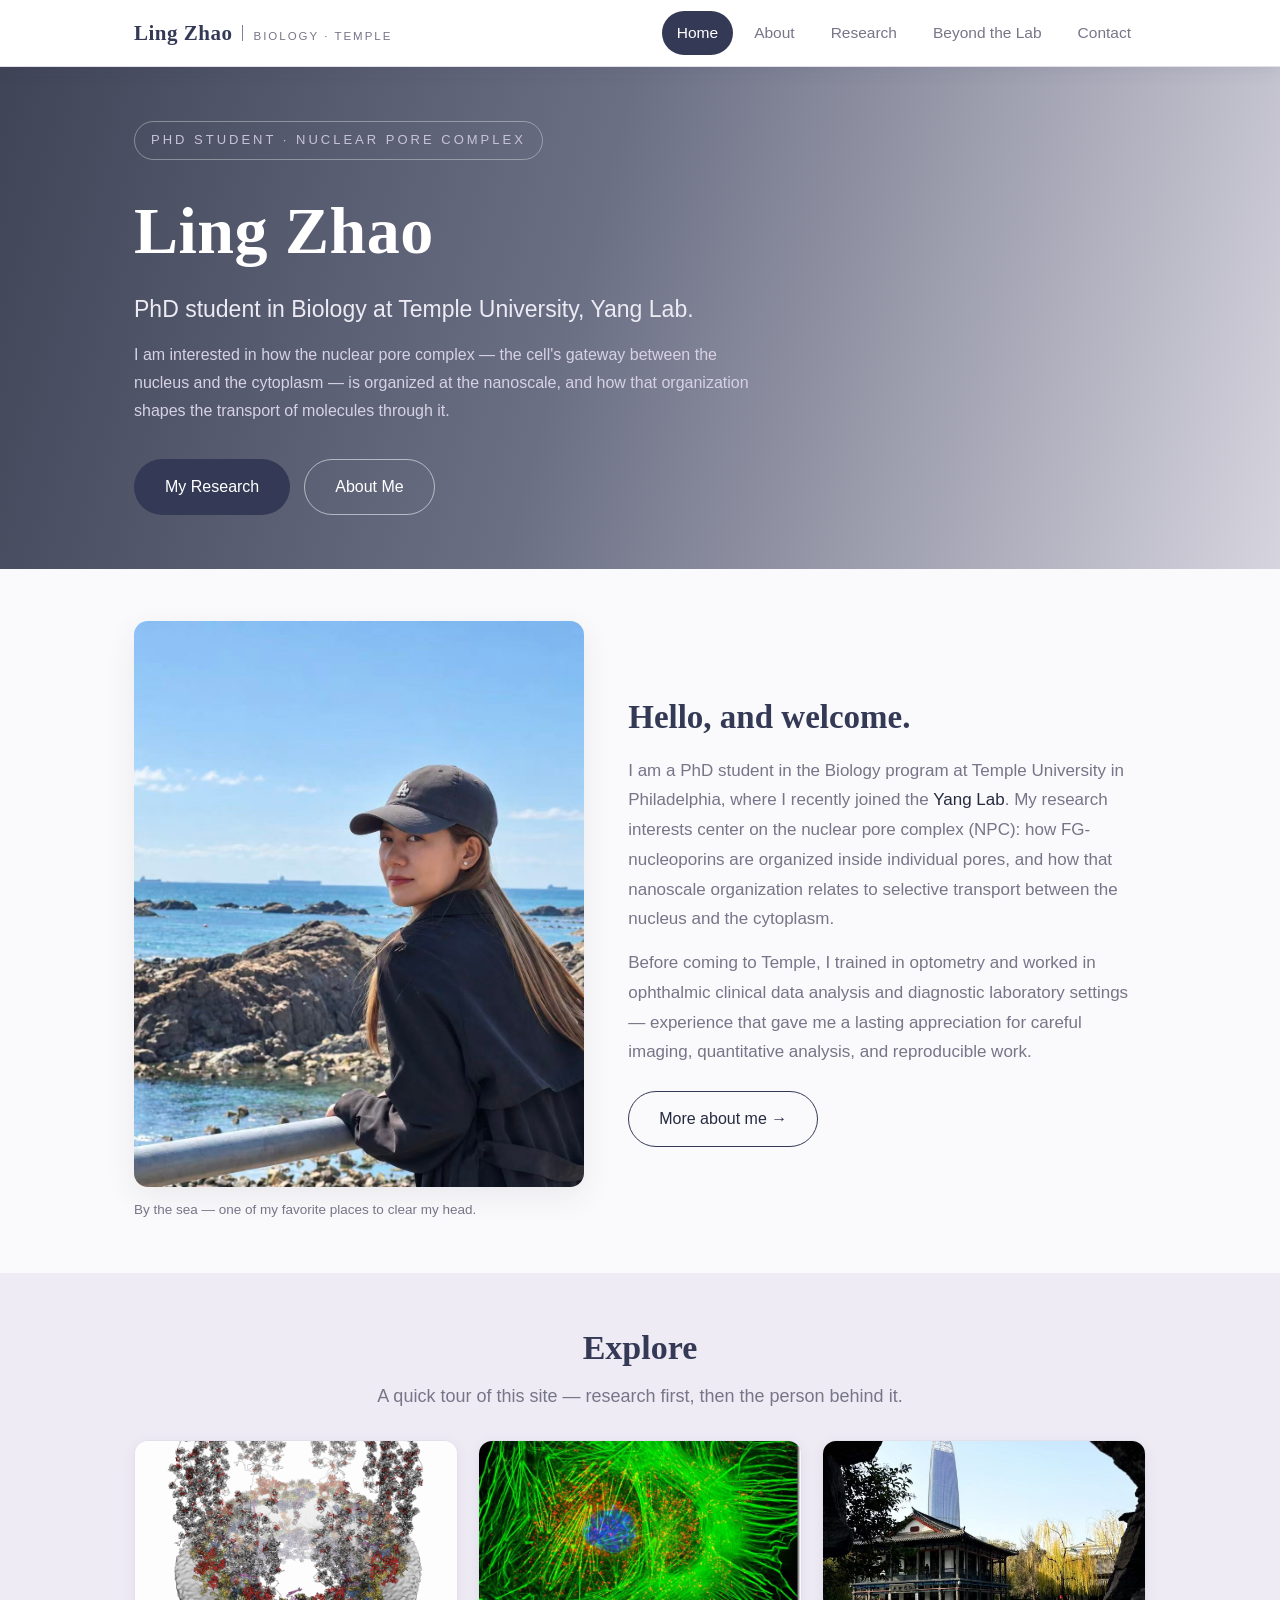
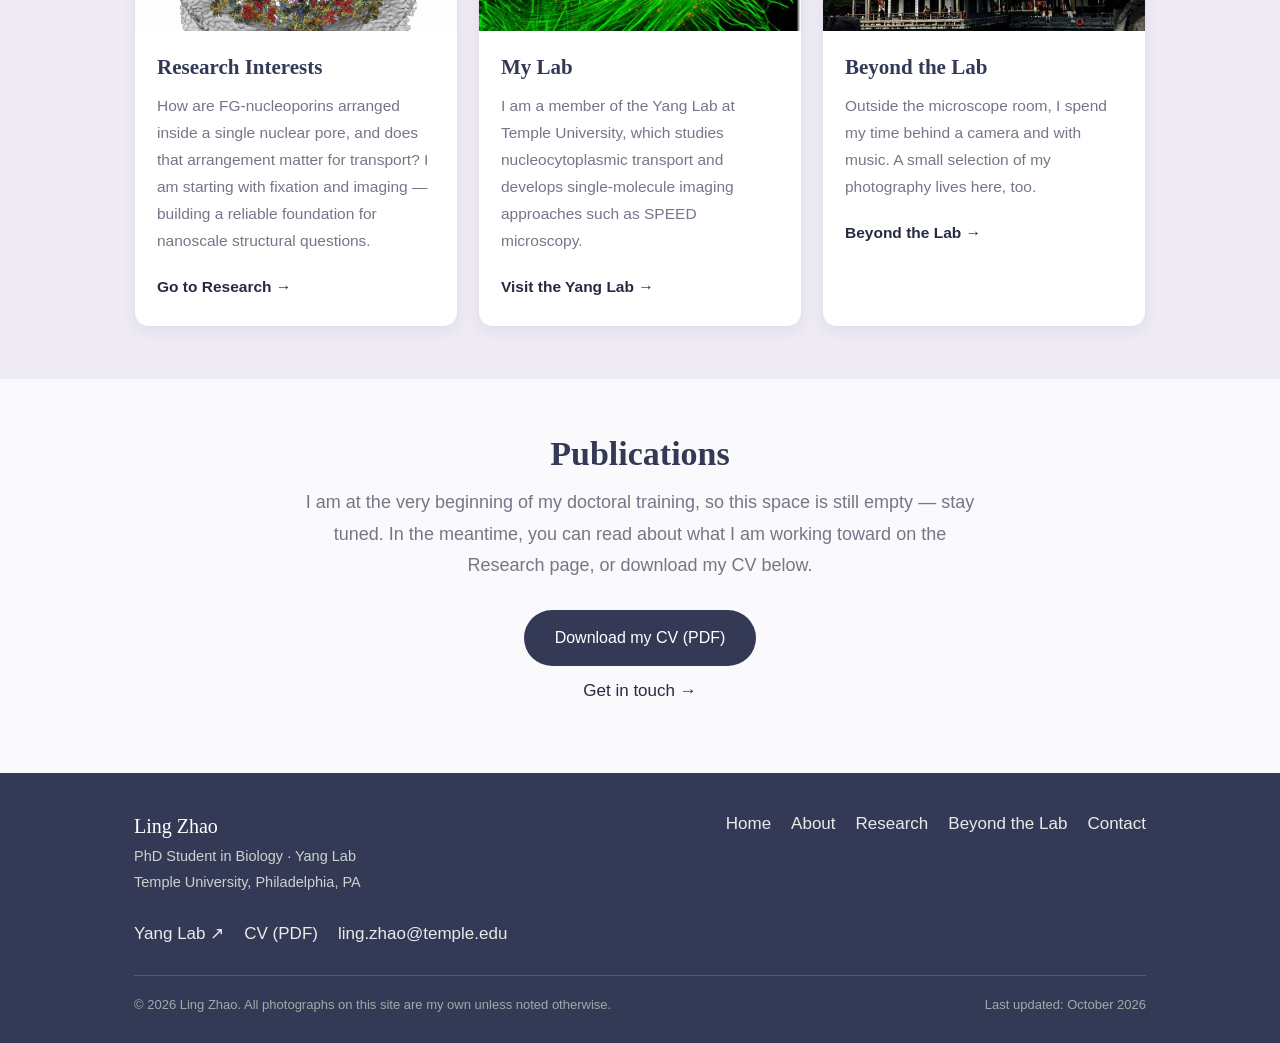
<file: index.html>
<!DOCTYPE html>
<html lang="en">
<head>
  <meta charset="UTF-8">
  <meta name="viewport" content="width=device-width, initial-scale=1.0">
  <title>Ling Zhao · PhD Student in Biology, Temple University</title>
  <meta name="description" content="Personal academic website of Ling Zhao — first-year PhD student in Biology at Temple University, Yang Lab. Research interests: nuclear pore complexes, FG-nucleoporins, nucleocytoplasmic transport, single-molecule and super-resolution imaging.">
  <link rel="stylesheet" href="assets/css/style.css?v=5">
  <link rel="icon" href="data:image/svg+xml,<svg xmlns='http://www.w3.org/2000/svg' viewBox='0 0 100 100'><circle cx='50' cy='50' r='44' fill='none' stroke='%237F9490' stroke-width='10'/><circle cx='50' cy='50' r='8' fill='%233F4A47'/></svg>">
</head>
<body>

<header class="site-header">
  <div class="wrap">
    <nav class="nav" aria-label="Main navigation">
      <a class="brand" href="index.html">Ling Zhao<span class="brand-sep" aria-hidden="true"></span><small>Biology · Temple</small></a>
      <button class="menu-toggle" aria-label="Toggle navigation" aria-expanded="false">☰</button>
      <ul class="nav-links">
        <li><a href="index.html" class="active">Home</a></li>
        <li><a href="about.html">About</a></li>
        <li><a href="research.html">Research</a></li>
        <li><a href="beyond.html">Beyond the Lab</a></li>
        <li><a href="contact.html">Contact</a></li>
      </ul>
    </nav>
  </div>
</header>

<main>

  <!-- ===================== HERO ===================== -->
  <section class="hero">
    <div class="hero-bg"></div>
    <div class="hero-inner">
      <span class="hero-kicker">PhD Student · Nuclear Pore Complex</span>
      <h1>Ling Zhao</h1>
      <p class="hero-sub">PhD student in Biology at Temple University, Yang Lab.</p>
      <p class="hero-line">
        I am interested in how the nuclear pore complex — the cell's gateway between the
        nucleus and the cytoplasm — is organized at the nanoscale, and how that organization
        shapes the transport of molecules through it.
      </p>
      <div class="hero-cta">
        <a class="btn btn-primary" href="research.html">My Research</a>
        <a class="btn btn-ghost" href="about.html">About Me</a>
      </div>
    </div>
  </section>

  <!-- ===================== INTRO ===================== -->
  <section class="section">
    <div class="wrap">
      <div class="split reveal">
        <figure>
          <img class="rounded" src="assets/photo-sea-cap.jpg.jpg"
               alt="Ling Zhao by the sea, wearing a cap">
          <figcaption>By the sea — one of my favorite places to clear my head.</figcaption>
        </figure>
        <div>
          <h2>Hello, and welcome.</h2>
          <p>
            I am a PhD student in the Biology program at Temple University in
            Philadelphia, where I recently joined the <a href="https://yanglab.com/" target="_blank" rel="noopener">Yang Lab</a>.
            My research interests center on the nuclear pore complex (NPC): how FG-nucleoporins
            are organized inside individual pores, and how that nanoscale organization relates
            to selective transport between the nucleus and the cytoplasm.
          </p>
          <p>
            Before coming to Temple, I trained in optometry and worked in ophthalmic clinical
            data analysis and diagnostic laboratory settings — experience that gave me a lasting
            appreciation for careful imaging, quantitative analysis, and reproducible work.
          </p>
          <a class="btn btn-outline" href="about.html">More about me →</a>
        </div>
      </div>
    </div>
  </section>

  <!-- ===================== HIGHLIGHTS ===================== -->
  <section class="section alt">
    <div class="wrap">
      <div class="section-head-center reveal">
        <h2 class="section-title">Explore</h2>
        <p class="section-lead">A quick tour of this site — research first, then the person behind it.</p>
      </div>
      <div class="card-grid">
        <article class="card reveal">
          <img class="thumb" src="assets/research-npc-model.png"
               alt="Structural model of the nuclear pore complex">
          <div class="card-body">
            <h3>Research Interests</h3>
            <p>
              How are FG-nucleoporins arranged inside a single nuclear pore, and does that
              arrangement matter for transport? I am starting with fixation and imaging —
              building a reliable foundation for nanoscale structural questions.
            </p>
            <a class="card-link" href="research.html">Go to Research</a>
          </div>
        </article>

        <article class="card reveal">
          <img class="thumb" src="assets/research-cells-green.jpg"
               alt="Fluorescence image of a cell with a labeled cytoskeleton and nucleus">
          <div class="card-body">
            <h3>My Lab</h3>
            <p>
              I am a member of the Yang Lab at Temple University, which studies
              nucleocytoplasmic transport and develops single-molecule imaging approaches
              such as SPEED microscopy.
            </p>
            <a class="card-link" href="https://yanglab.com/" target="_blank" rel="noopener">Visit the Yang Lab</a>
          </div>
        </article>

        <article class="card reveal">
          <img class="thumb" src="assets/photo-jinan-spring.jpg"
               alt="A traditional pavilion by a spring, photographed by Ling Zhao">
          <div class="card-body">
            <h3>Beyond the Lab</h3>
            <p>
              Outside the microscope room, I spend my time behind a camera and with music.
              A small selection of my photography lives here, too.
            </p>
            <a class="card-link" href="beyond.html">Beyond the Lab</a>
          </div>
        </article>
      </div>
    </div>
  </section>

  <!-- ===================== TEASER ===================== -->
  <section class="section">
    <div class="wrap-narrow center reveal">
      <h2 class="section-title">Publications</h2>
      <p class="section-lead" style="margin-left:auto; margin-right:auto;">
        I am at the very beginning of my doctoral training, so this space is still empty —
        stay tuned. In the meantime, you can read about what I am working toward on the
        Research page, or download my CV below.
      </p>
      <a class="btn btn-primary" href="assets/CV_LingZhao.pdf" download>Download my CV (PDF)</a>
      <div class="mt-1"><a href="contact.html">Get in touch →</a></div>
    </div>
  </section>

</main>

<footer class="site-footer">
  <div class="wrap">
    <div class="foot-grid">
      <div>
        <div class="f-brand">Ling Zhao</div>
        <p>PhD Student in Biology · Yang Lab<br>Temple University, Philadelphia, PA</p>
      </div>
      <ul class="foot-links">
        <li><a href="index.html">Home</a></li>
        <li><a href="about.html">About</a></li>
        <li><a href="research.html">Research</a></li>
        <li><a href="beyond.html">Beyond the Lab</a></li>
        <li><a href="contact.html">Contact</a></li>
      </ul>
      <ul class="foot-links">
        <li><a href="https://yanglab.com/" target="_blank" rel="noopener">Yang Lab ↗</a></li>
        <li><a href="assets/CV_LingZhao.pdf" download>CV (PDF)</a></li>
        <li><a href="mailto:ling.zhao@temple.edu">ling.zhao@temple.edu</a></li>
      </ul>
    </div>
    <div class="foot-bottom">
      <span>© 2026 Ling Zhao. All photographs on this site are my own unless noted otherwise.</span>
      <span>Last updated: October 2026</span>
    </div>
  </div>
</footer>

<script src="assets/js/main.js?v=3"></script>
</body>
</html>
</file>
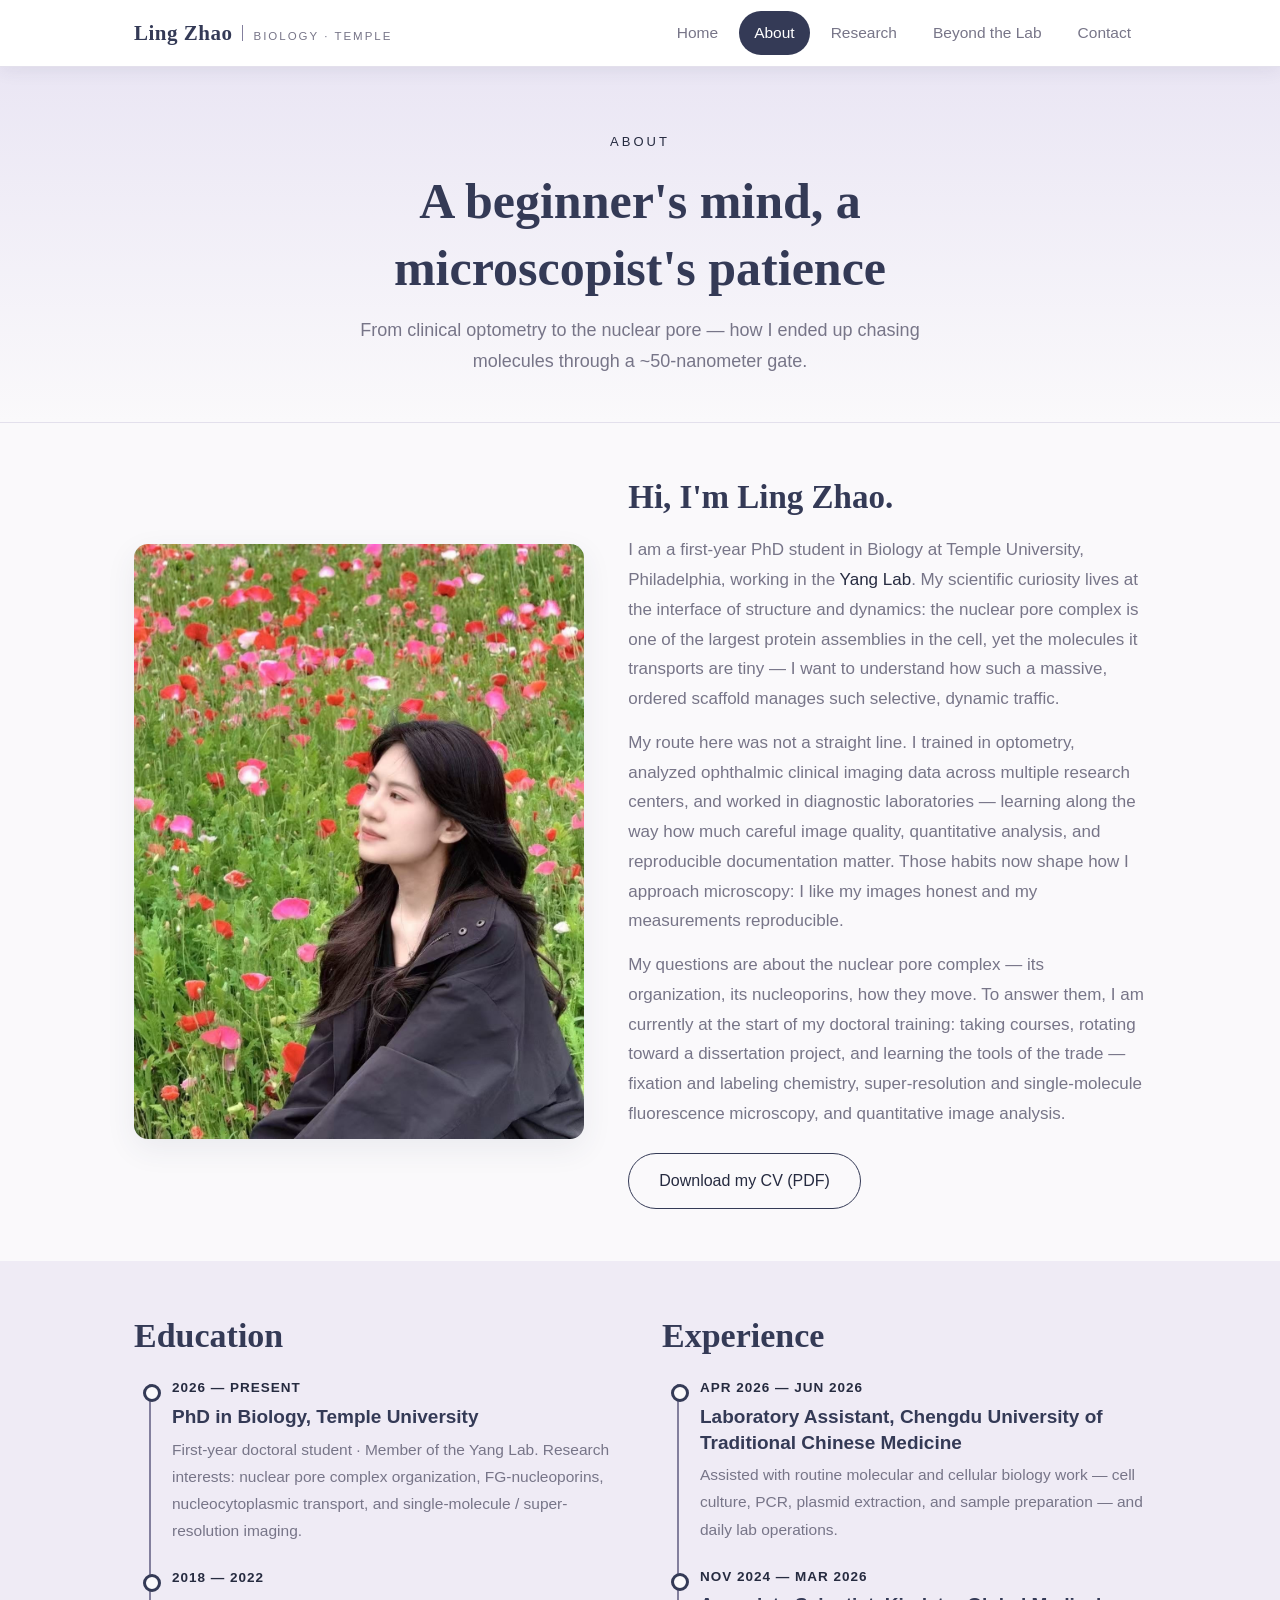
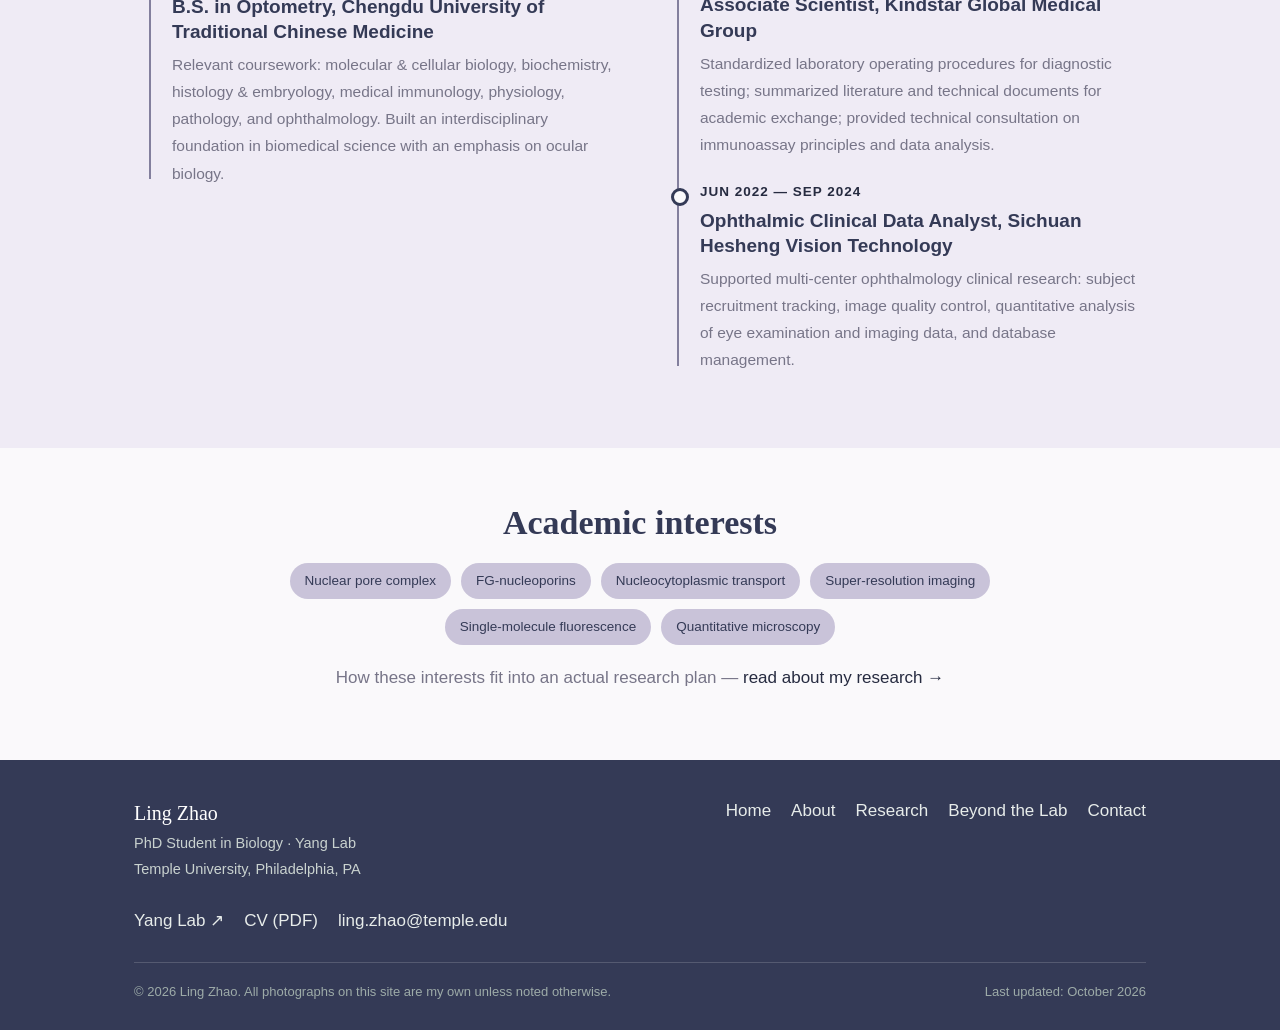
<file: about.html>
<!DOCTYPE html>
<html lang="en">
<head>
  <meta charset="UTF-8">
  <meta name="viewport" content="width=device-width, initial-scale=1.0">
  <title>About · Ling Zhao</title>
  <meta name="description" content="About Ling Zhao — first-year Biology PhD student at Temple University, Yang Lab. Background in optometry, ophthalmic clinical data analysis, and diagnostic laboratory work.">
  <link rel="stylesheet" href="assets/css/style.css?v=5">
  <link rel="icon" href="data:image/svg+xml,<svg xmlns='http://www.w3.org/2000/svg' viewBox='0 0 100 100'><circle cx='50' cy='50' r='44' fill='none' stroke='%237F9490' stroke-width='10'/><circle cx='50' cy='50' r='8' fill='%233F4A47'/></svg>">
</head>
<body>

<header class="site-header">
  <div class="wrap">
    <nav class="nav" aria-label="Main navigation">
      <a class="brand" href="index.html">Ling Zhao<span class="brand-sep" aria-hidden="true"></span><small>Biology · Temple</small></a>
      <button class="menu-toggle" aria-label="Toggle navigation" aria-expanded="false">☰</button>
      <ul class="nav-links">
        <li><a href="index.html">Home</a></li>
        <li><a href="about.html" class="active">About</a></li>
        <li><a href="research.html">Research</a></li>
        <li><a href="beyond.html">Beyond the Lab</a></li>
        <li><a href="contact.html">Contact</a></li>
      </ul>
    </nav>
  </div>
</header>

<main>

  <section class="page-hero">
    <div class="wrap-narrow">
      <div class="kicker">About</div>
      <h1>A beginner's mind, a microscopist's patience</h1>
      <p>From clinical optometry to the nuclear pore — how I ended up chasing molecules through a ~50-nanometer gate.</p>
    </div>
  </section>

  <!-- ===================== BIO ===================== -->
  <section class="section">
    <div class="wrap">
      <div class="split reveal">
        <figure class="portrait">
          <img src="assets/me-flowers.jpg" alt="Portrait of Ling Zhao in a field of flowers">
        </figure>
        <div>
          <h2>Hi, I'm Ling Zhao.</h2>
          <p>
            I am a first-year PhD student in Biology at Temple University, Philadelphia,
            working in the <a href="https://yanglab.com/" target="_blank" rel="noopener">Yang Lab</a>.
            My scientific curiosity lives at the interface of structure and dynamics: the
            nuclear pore complex is one of the largest protein assemblies in the cell, yet
            the molecules it transports are tiny — I want to understand how such a massive,
            ordered scaffold manages such selective, dynamic traffic.
          </p>
          <p>
            My route here was not a straight line. I trained in optometry, analyzed
            ophthalmic clinical imaging data across multiple research centers, and worked in
            diagnostic laboratories — learning along the way how much careful image quality,
            quantitative analysis, and reproducible documentation matter. Those habits now
            shape how I approach microscopy: I like my images honest and my measurements
            reproducible.
          </p>
          <p>
            My questions are about the nuclear pore complex — its organization, its nucleoporins,
            how they move. To answer them, I am currently at the start of my doctoral training:
            taking courses, rotating toward a dissertation project, and learning the tools of the
            trade — fixation and labeling chemistry, super-resolution and single-molecule
            fluorescence microscopy, and quantitative image analysis.
          </p>
          <a class="btn btn-outline mt-1" href="assets/CV_LingZhao.pdf" download>Download my CV (PDF)</a>
        </div>
      </div>
    </div>
  </section>

  <!-- ===================== TIMELINE ===================== -->
  <section class="section alt">
    <div class="wrap">
      <div class="two-col">
        <div class="reveal">
          <h2 class="section-title">Education</h2>
          <div class="timeline mt-2">
            <div class="t-item">
              <div class="t-date">2026 — Present</div>
              <h4>PhD in Biology, Temple University</h4>
              <p>First-year doctoral student · Member of the Yang Lab. Research interests: nuclear pore complex organization, FG-nucleoporins, nucleocytoplasmic transport, and single-molecule / super-resolution imaging.</p>
            </div>
            <div class="t-item">
              <div class="t-date">2018 — 2022</div>
              <h4>B.S. in Optometry, Chengdu University of Traditional Chinese Medicine</h4>
              <p>Relevant coursework: molecular &amp; cellular biology, biochemistry, histology &amp; embryology, medical immunology, physiology, pathology, and ophthalmology. Built an interdisciplinary foundation in biomedical science with an emphasis on ocular biology.</p>
            </div>
          </div>
        </div>
        <div class="reveal">
          <h2 class="section-title">Experience</h2>
          <div class="timeline mt-2">
            <div class="t-item">
              <div class="t-date">Apr 2026 — Jun 2026</div>
              <h4>Laboratory Assistant, Chengdu University of Traditional Chinese Medicine</h4>
              <p>Assisted with routine molecular and cellular biology work — cell culture, PCR, plasmid extraction, and sample preparation — and daily lab operations.</p>
            </div>
            <div class="t-item">
              <div class="t-date">Nov 2024 — Mar 2026</div>
              <h4>Associate Scientist, Kindstar Global Medical Group</h4>
              <p>Standardized laboratory operating procedures for diagnostic testing; summarized literature and technical documents for academic exchange; provided technical consultation on immunoassay principles and data analysis.</p>
            </div>
            <div class="t-item">
              <div class="t-date">Jun 2022 — Sep 2024</div>
              <h4>Ophthalmic Clinical Data Analyst, Sichuan Hesheng Vision Technology</h4>
              <p>Supported multi-center ophthalmology clinical research: subject recruitment tracking, image quality control, quantitative analysis of eye examination and imaging data, and database management.</p>
            </div>
          </div>
        </div>
      </div>
    </div>
  </section>

  <!-- ===================== INTERESTS STRIP ===================== -->
  <section class="section">
    <div class="wrap-narrow center reveal">
      <h2 class="section-title">Academic interests</h2>
      <div class="tag-row" style="justify-content:center;">
        <span class="tag">Nuclear pore complex</span>
        <span class="tag">FG-nucleoporins</span>
        <span class="tag">Nucleocytoplasmic transport</span>
        <span class="tag">Super-resolution imaging</span>
        <span class="tag">Single-molecule fluorescence</span>
        <span class="tag">Quantitative microscopy</span>
      </div>
      <p class="mt-2" style="color: var(--text-soft);">
        How these interests fit into an actual research plan — <a href="research.html">read about my research →</a>
      </p>
    </div>
  </section>

</main>

<footer class="site-footer">
  <div class="wrap">
    <div class="foot-grid">
      <div>
        <div class="f-brand">Ling Zhao</div>
        <p>PhD Student in Biology · Yang Lab<br>Temple University, Philadelphia, PA</p>
      </div>
      <ul class="foot-links">
        <li><a href="index.html">Home</a></li>
        <li><a href="about.html">About</a></li>
        <li><a href="research.html">Research</a></li>
        <li><a href="beyond.html">Beyond the Lab</a></li>
        <li><a href="contact.html">Contact</a></li>
      </ul>
      <ul class="foot-links">
        <li><a href="https://yanglab.com/" target="_blank" rel="noopener">Yang Lab ↗</a></li>
        <li><a href="assets/CV_LingZhao.pdf" download>CV (PDF)</a></li>
        <li><a href="mailto:ling.zhao@temple.edu">ling.zhao@temple.edu</a></li>
      </ul>
    </div>
    <div class="foot-bottom">
      <span>© 2026 Ling Zhao. All photographs on this site are my own unless noted otherwise.</span>
      <span>Last updated: October 2026</span>
    </div>
  </div>
</footer>

<script src="assets/js/main.js?v=3"></script>
</body>
</html>
</file>
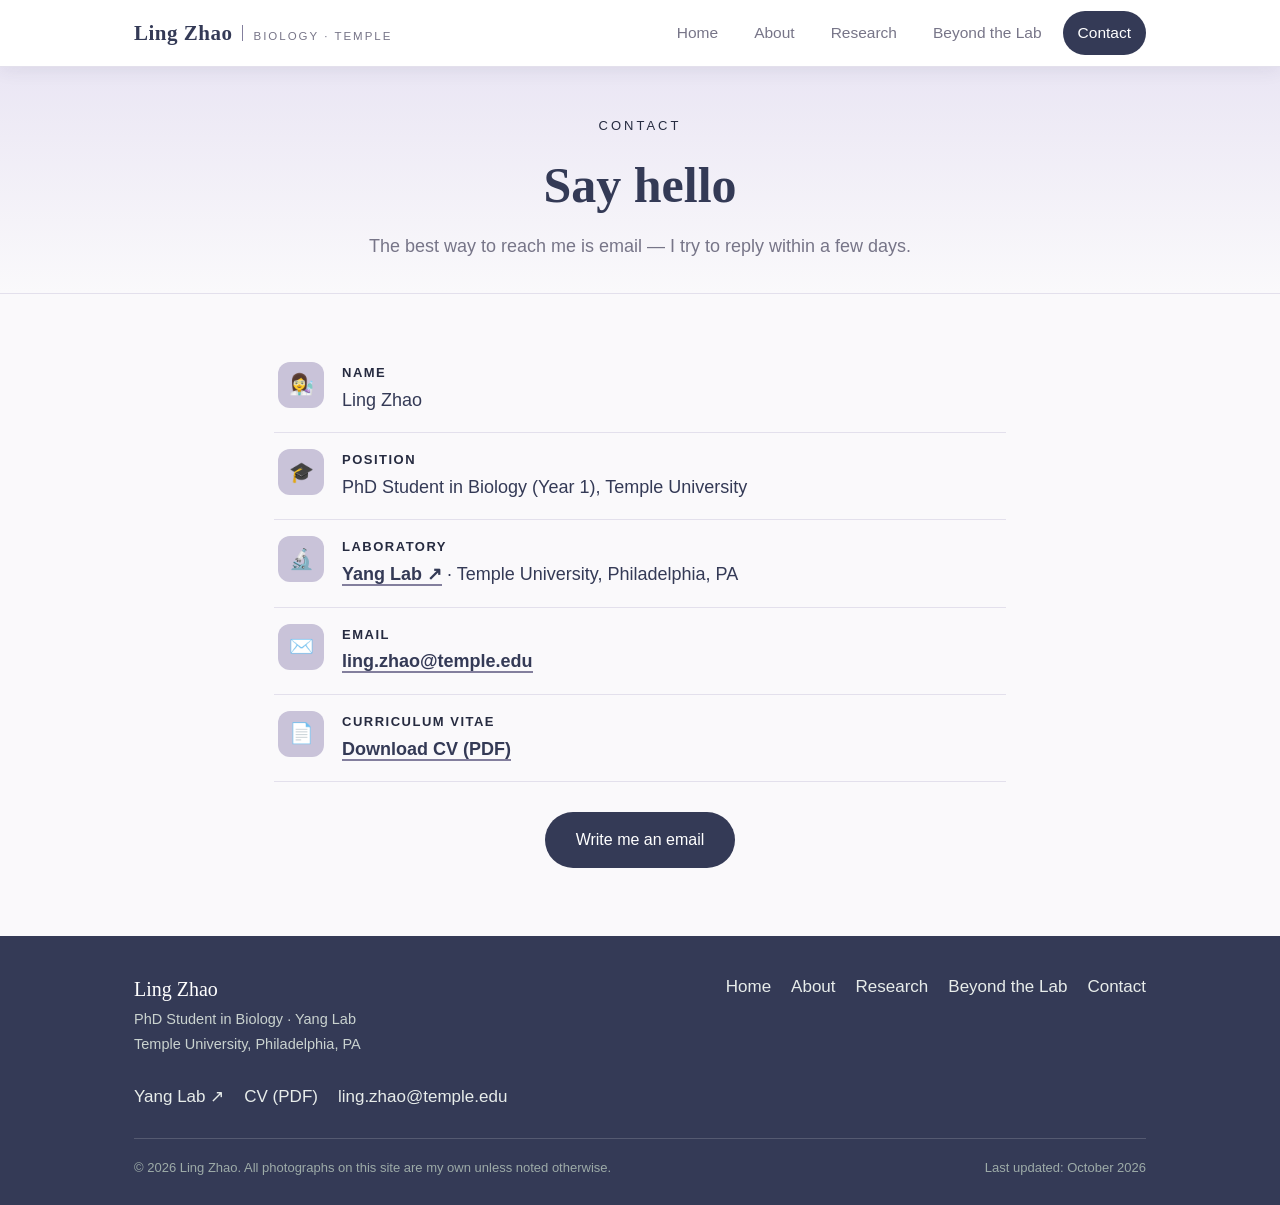
<file: contact.html>
<!DOCTYPE html>
<html lang="en">
<head>
  <meta charset="UTF-8">
  <meta name="viewport" content="width=device-width, initial-scale=1.0">
  <title>Contact · Ling Zhao</title>
  <meta name="description" content="Contact Ling Zhao — first-year Biology PhD student at Temple University, Yang Lab. Email and CV download.">
  <link rel="stylesheet" href="assets/css/style.css?v=5">
  <link rel="icon" href="data:image/svg+xml,<svg xmlns='http://www.w3.org/2000/svg' viewBox='0 0 100 100'><circle cx='50' cy='50' r='44' fill='none' stroke='%237F9490' stroke-width='10'/><circle cx='50' cy='50' r='8' fill='%233F4A47'/></svg>">
</head>
<body>

<header class="site-header">
  <div class="wrap">
    <nav class="nav" aria-label="Main navigation">
      <a class="brand" href="index.html">Ling Zhao<span class="brand-sep" aria-hidden="true"></span><small>Biology · Temple</small></a>
      <button class="menu-toggle" aria-label="Toggle navigation" aria-expanded="false">☰</button>
      <ul class="nav-links">
        <li><a href="index.html">Home</a></li>
        <li><a href="about.html">About</a></li>
        <li><a href="research.html">Research</a></li>
        <li><a href="beyond.html">Beyond the Lab</a></li>
        <li><a href="contact.html" class="active">Contact</a></li>
      </ul>
    </nav>
  </div>
</header>

<main>

  <section class="page-hero compact">
    <div class="wrap-narrow">
      <div class="kicker">Contact</div>
      <h1>Say hello</h1>
      <p>The best way to reach me is email — I try to reply within a few days.</p>
    </div>
  </section>

  <section class="section">
    <div class="wrap-narrow">

      <ul class="contact-list reveal">
        <li>
          <span class="icon" aria-hidden="true">👩‍🔬</span>
          <div>
            <div class="lbl">Name</div>
            <div class="val">Ling Zhao</div>
          </div>
        </li>
        <li>
          <span class="icon" aria-hidden="true">🎓</span>
          <div>
            <div class="lbl">Position</div>
            <div class="val">PhD Student in Biology (Year 1), Temple University</div>
          </div>
        </li>
        <li>
          <span class="icon" aria-hidden="true">🔬</span>
          <div>
            <div class="lbl">Laboratory</div>
            <div class="val"><a href="https://yanglab.com/" target="_blank" rel="noopener">Yang Lab ↗</a> · Temple University, Philadelphia, PA</div>
          </div>
        </li>
        <li>
          <span class="icon" aria-hidden="true">✉️</span>
          <div>
            <div class="lbl">Email</div>
            <div class="val"><a href="mailto:ling.zhao@temple.edu">ling.zhao@temple.edu</a></div>
          </div>
        </li>
        <li>
          <span class="icon" aria-hidden="true">📄</span>
          <div>
            <div class="lbl">Curriculum Vitae</div>
            <div class="val"><a href="assets/CV_LingZhao.pdf" download>Download CV (PDF)</a></div>
          </div>
        </li>
      </ul>

      <div class="center mt-3 reveal">
        <a class="btn btn-primary" href="mailto:ling.zhao@temple.edu">Write me an email</a>
      </div>

    </div>
  </section>

</main>

<footer class="site-footer">
  <div class="wrap">
    <div class="foot-grid">
      <div>
        <div class="f-brand">Ling Zhao</div>
        <p>PhD Student in Biology · Yang Lab<br>Temple University, Philadelphia, PA</p>
      </div>
      <ul class="foot-links">
        <li><a href="index.html">Home</a></li>
        <li><a href="about.html">About</a></li>
        <li><a href="research.html">Research</a></li>
        <li><a href="beyond.html">Beyond the Lab</a></li>
        <li><a href="contact.html">Contact</a></li>
      </ul>
      <ul class="foot-links">
        <li><a href="https://yanglab.com/" target="_blank" rel="noopener">Yang Lab ↗</a></li>
        <li><a href="assets/CV_LingZhao.pdf" download>CV (PDF)</a></li>
        <li><a href="mailto:ling.zhao@temple.edu">ling.zhao@temple.edu</a></li>
      </ul>
    </div>
    <div class="foot-bottom">
      <span>© 2026 Ling Zhao. All photographs on this site are my own unless noted otherwise.</span>
      <span>Last updated: October 2026</span>
    </div>
  </div>
</footer>

<script src="assets/js/main.js?v=3"></script>
</body>
</html>
</file>
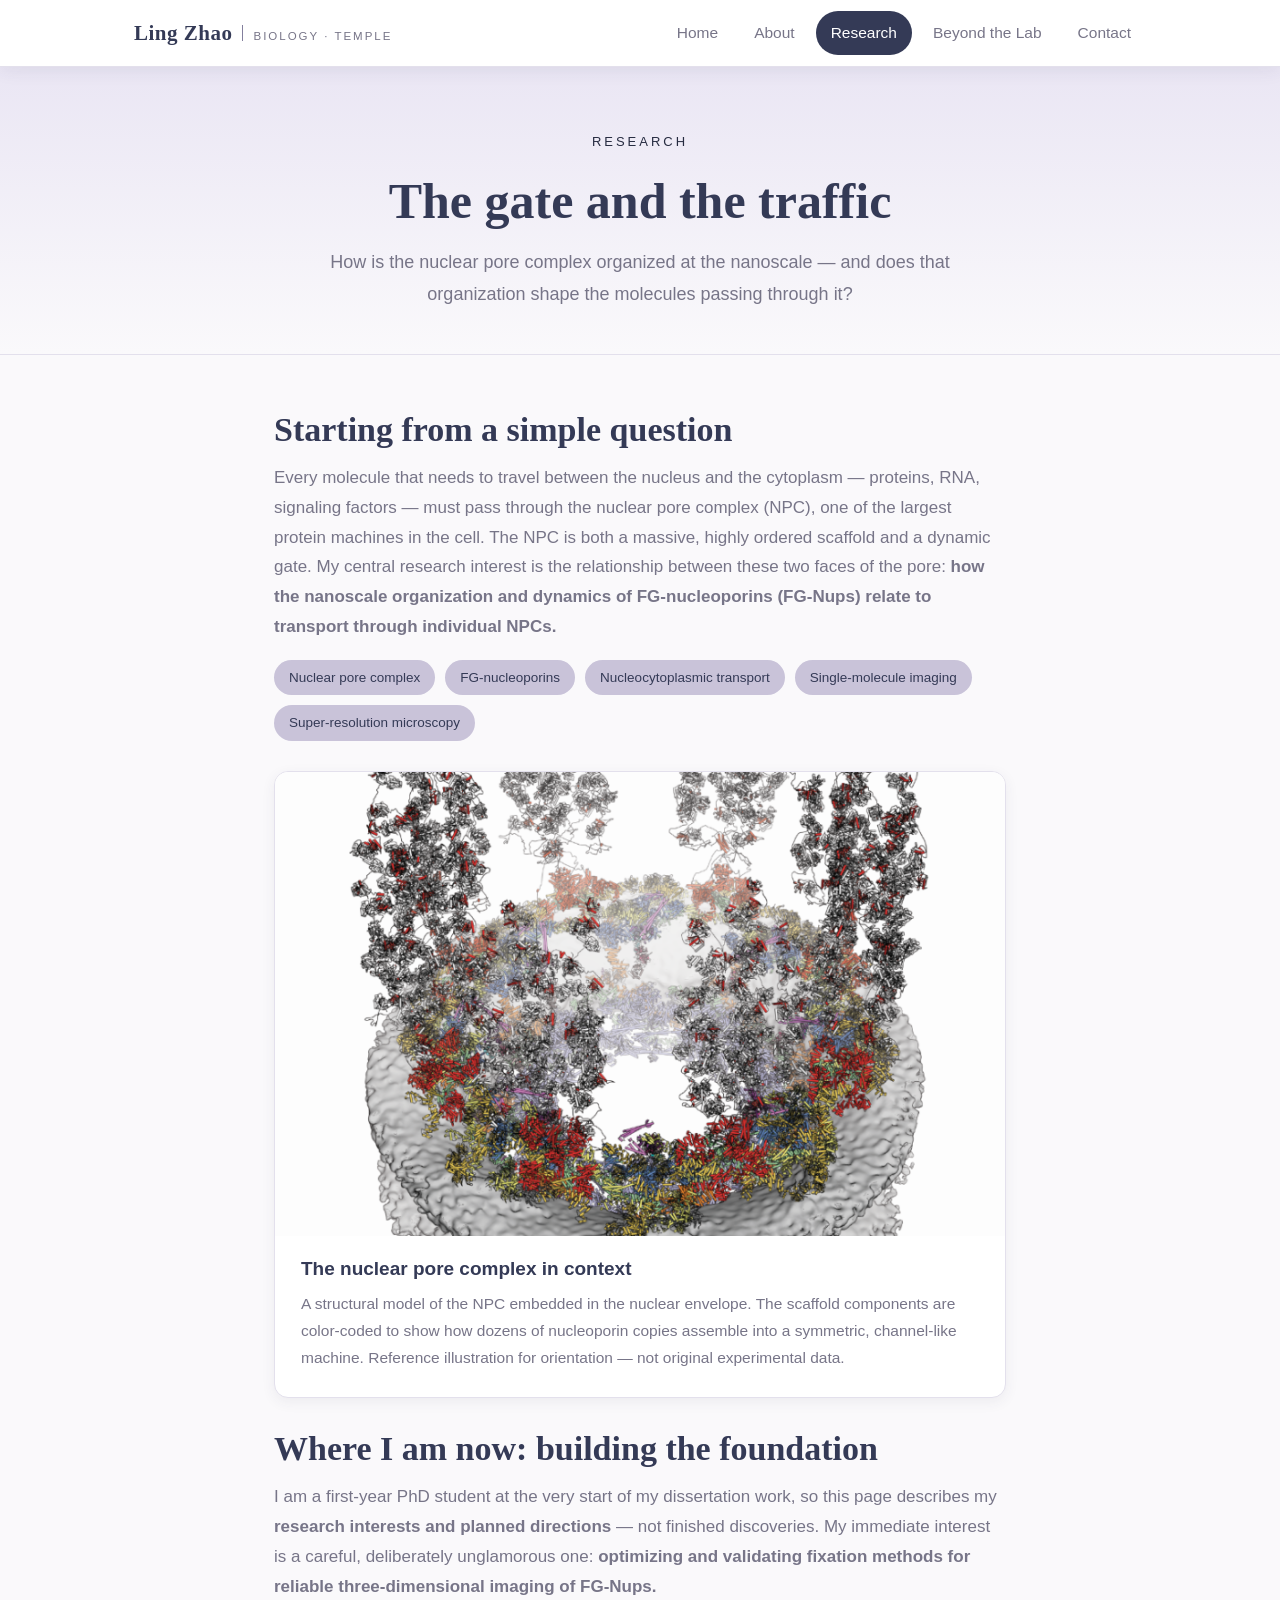
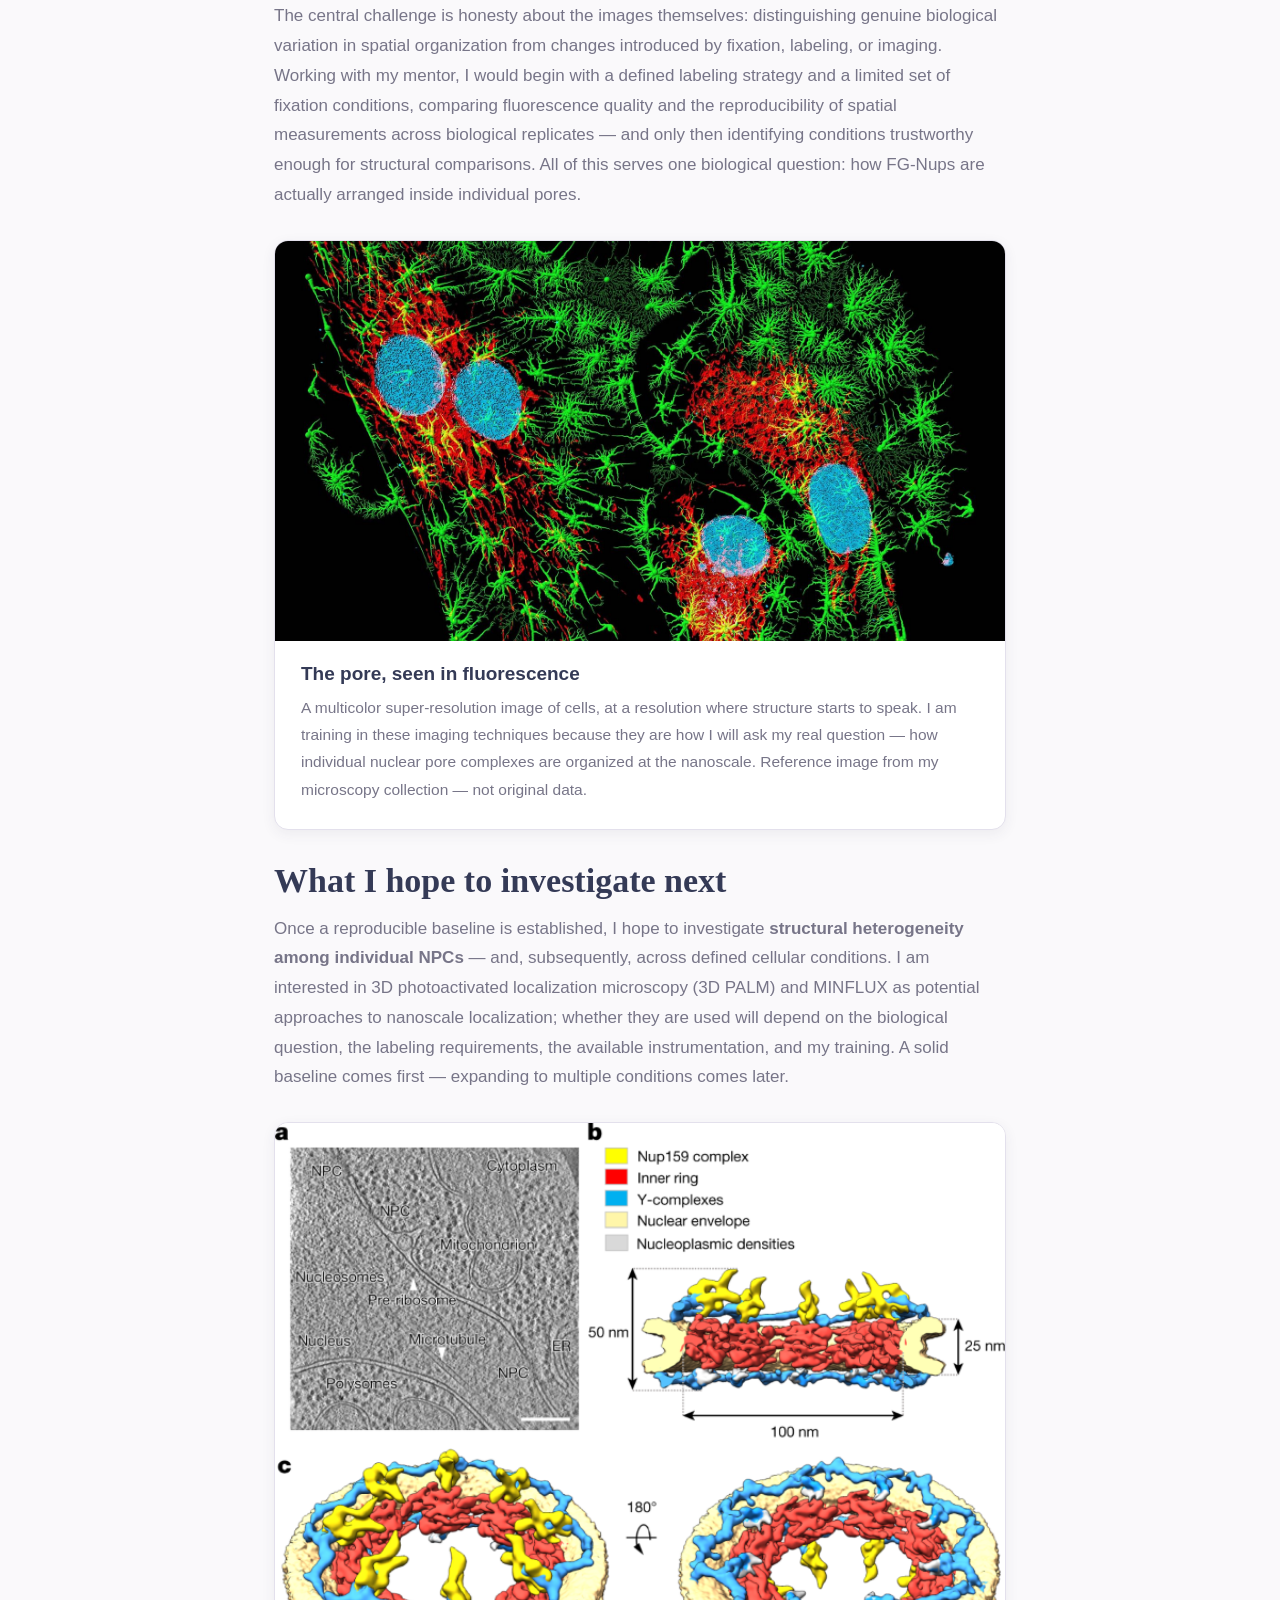
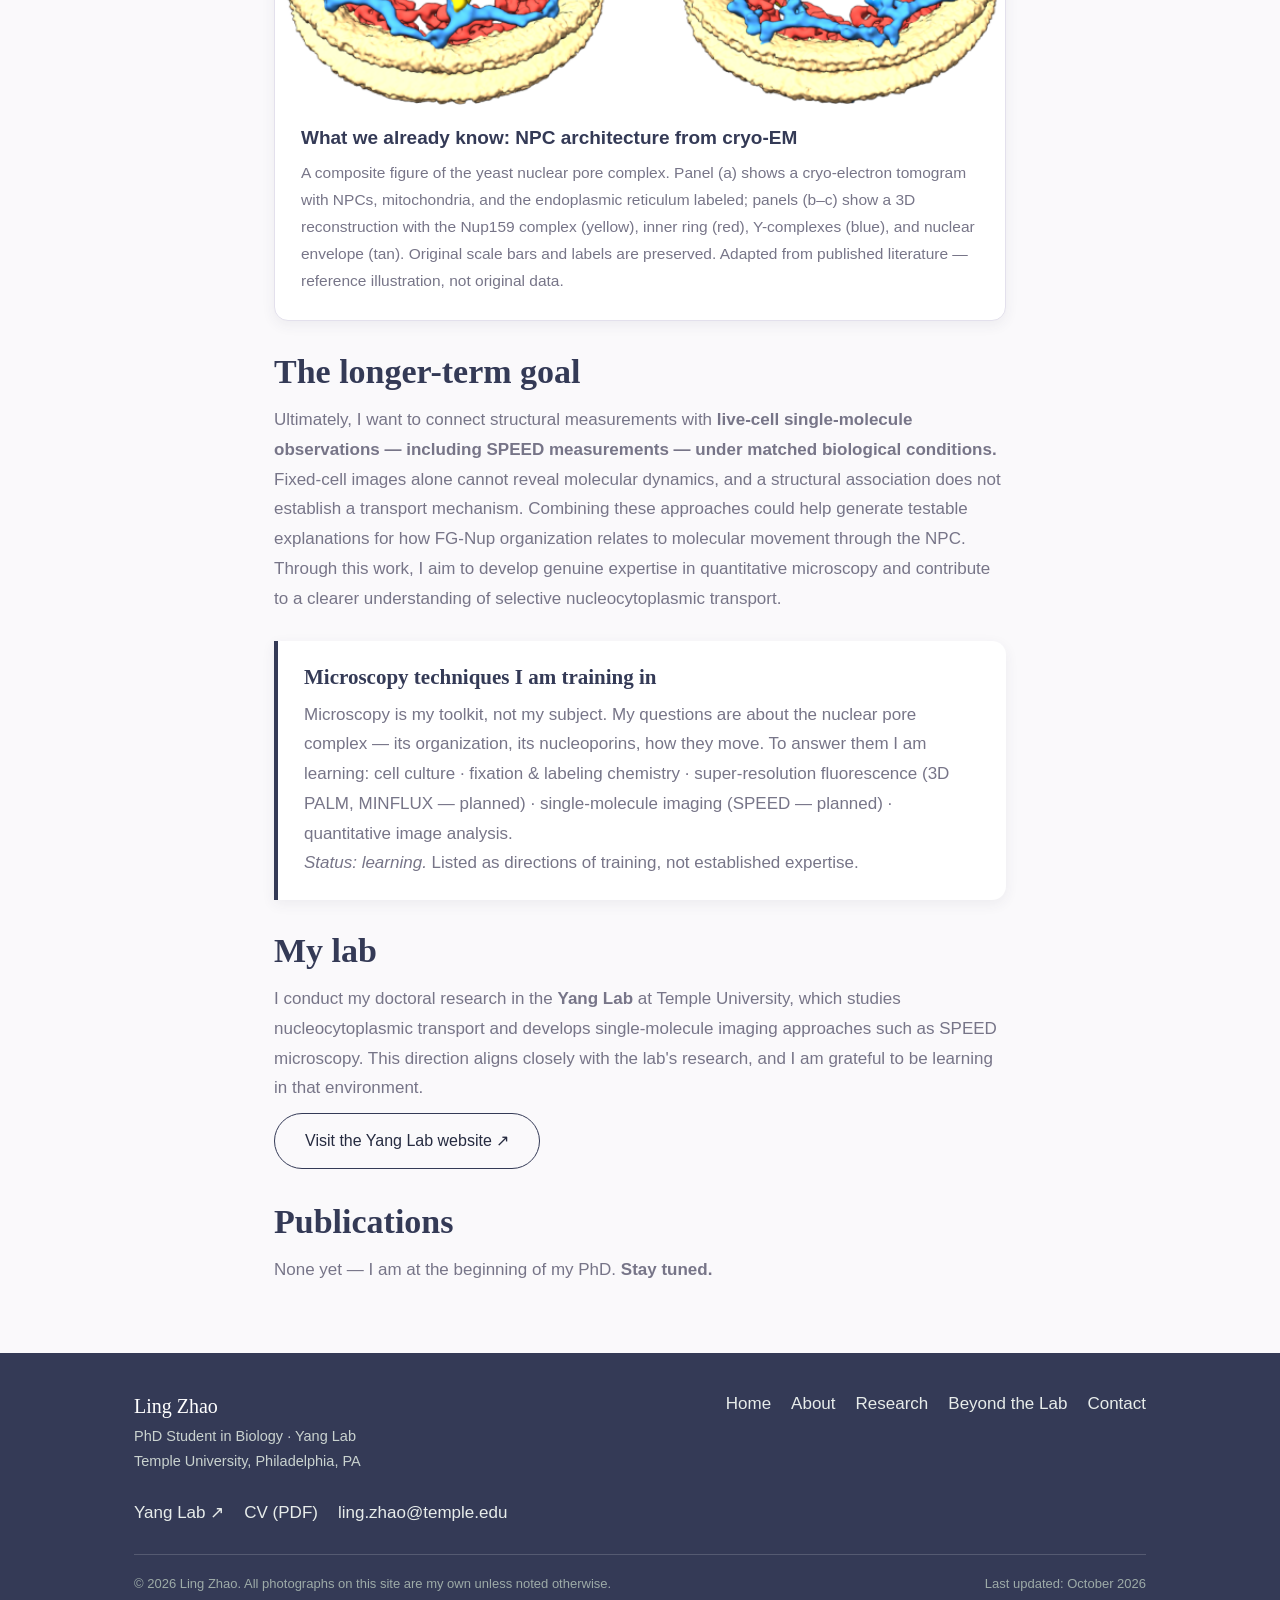
<file: research.html>
<!DOCTYPE html>
<html lang="en">
<head>
  <meta charset="UTF-8">
  <meta name="viewport" content="width=device-width, initial-scale=1.0">
  <title>Research · Ling Zhao</title>
  <meta name="description" content="Research interests of Ling Zhao — nuclear pore complex, FG-nucleoporins, nucleocytoplasmic transport, super-resolution and single-molecule imaging. First-year PhD student, Yang Lab, Temple University.">
  <link rel="stylesheet" href="assets/css/style.css?v=5">
  <link rel="icon" href="data:image/svg+xml,<svg xmlns='http://www.w3.org/2000/svg' viewBox='0 0 100 100'><circle cx='50' cy='50' r='44' fill='none' stroke='%237F9490' stroke-width='10'/><circle cx='50' cy='50' r='8' fill='%233F4A47'/></svg>">
</head>
<body>

<header class="site-header">
  <div class="wrap">
    <nav class="nav" aria-label="Main navigation">
      <a class="brand" href="index.html">Ling Zhao<span class="brand-sep" aria-hidden="true"></span><small>Biology · Temple</small></a>
      <button class="menu-toggle" aria-label="Toggle navigation" aria-expanded="false">☰</button>
      <ul class="nav-links">
        <li><a href="index.html">Home</a></li>
        <li><a href="about.html">About</a></li>
        <li><a href="research.html" class="active">Research</a></li>
        <li><a href="beyond.html">Beyond the Lab</a></li>
        <li><a href="contact.html">Contact</a></li>
      </ul>
    </nav>
  </div>
</header>

<main>

  <section class="page-hero">
    <div class="wrap-narrow">
      <div class="kicker">Research</div>
      <h1>The gate and the traffic</h1>
      <p>How is the nuclear pore complex organized at the nanoscale — and does that organization shape the molecules passing through it?</p>
    </div>
  </section>

  <section class="section">
    <div class="wrap-narrow">

      <!-- ============ THE QUESTION ============ -->
      <div class="reveal">
        <h2 class="section-title">Starting from a simple question</h2>
        <p style="color: var(--text-soft);">
          Every molecule that needs to travel between the nucleus and the cytoplasm — proteins,
          RNA, signaling factors — must pass through the nuclear pore complex (NPC), one of the
          largest protein machines in the cell. The NPC is both a massive, highly ordered scaffold
          and a dynamic gate. My central research interest is the relationship between these two
          faces of the pore: <strong>how the nanoscale organization and dynamics of
          FG-nucleoporins (FG-Nups) relate to transport through individual NPCs.</strong>
        </p>
        <div class="tag-row">
          <span class="tag">Nuclear pore complex</span>
          <span class="tag">FG-nucleoporins</span>
          <span class="tag">Nucleocytoplasmic transport</span>
          <span class="tag">Single-molecule imaging</span>
          <span class="tag">Super-resolution microscopy</span>
        </div>
      </div>

      <!-- ============ FIGURE: NPC MODEL ============ -->
      <figure class="figure reveal mt-3">
        <img src="assets/research-npc-model.png"
             alt="Structural model of the nuclear pore complex embedded in the nuclear envelope">
        <div class="figure-body">
          <h3>The nuclear pore complex in context</h3>
          <p>
            A structural model of the NPC embedded in the nuclear envelope. The scaffold
            components are color-coded to show how dozens of nucleoporin copies assemble into
            a symmetric, channel-like machine. Reference illustration for orientation —
            not original experimental data.
          </p>
        </div>
      </figure>

      <!-- ============ WHERE I AM NOW ============ -->
      <div class="reveal">
        <h2 class="section-title">Where I am now: building the foundation</h2>
        <p style="color: var(--text-soft);">
          I am a first-year PhD student at the very start of my dissertation work, so this page
          describes my <strong>research interests and planned directions</strong> — not finished
          discoveries. My immediate interest is a careful, deliberately unglamorous one:
          <strong>optimizing and validating fixation methods for reliable three-dimensional
          imaging of FG-Nups.</strong>
        </p>
        <p style="color: var(--text-soft);">
          The central challenge is honesty about the images themselves: distinguishing genuine
          biological variation in spatial organization from changes introduced by fixation,
          labeling, or imaging. Working with my mentor, I would begin with a defined labeling
          strategy and a limited set of fixation conditions, comparing fluorescence quality and
          the reproducibility of spatial measurements across biological replicates — and only
          then identifying conditions trustworthy enough for structural comparisons. All of
          this serves one biological question: how FG-Nups are actually arranged inside
          individual pores.
        </p>
      </div>

      <!-- ============ FIGURE: FLUORESCENCE ============ -->
      <figure class="figure wide reveal mt-3">
        <img src="assets/research-cells-sim.jpg"
             alt="Multicolor super-resolution fluorescence image of cells">
        <div class="figure-body">
          <h3>The pore, seen in fluorescence</h3>
          <p>
            A multicolor super-resolution image of cells, at a resolution where structure starts to
            speak. I am training in these imaging techniques because they are how I will ask my real
            question — how individual nuclear pore complexes are organized at the nanoscale.
            Reference image from my microscopy collection — not original data.
          </p>
        </div>
      </figure>

      <!-- ============ NEXT STEPS ============ -->
      <div class="reveal">
        <h2 class="section-title">What I hope to investigate next</h2>
        <p style="color: var(--text-soft);">
          Once a reproducible baseline is established, I hope to investigate
          <strong>structural heterogeneity among individual NPCs</strong> — and, subsequently,
          across defined cellular conditions. I am interested in 3D photoactivated localization
          microscopy (3D PALM) and MINFLUX as potential approaches to nanoscale localization;
          whether they are used will depend on the biological question, the labeling
          requirements, the available instrumentation, and my training. A solid baseline comes
          first — expanding to multiple conditions comes later.
        </p>
      </div>

      <!-- ============ FIGURE: CRYO-EM ============ -->
      <figure class="figure reveal mt-3">
        <img src="assets/research-npc-cryoem.png"
             alt="Composite figure of the yeast nuclear pore complex: cryo-electron tomogram and 3D reconstruction with labeled subcomplexes">
        <div class="figure-body">
          <h3>What we already know: NPC architecture from cryo-EM</h3>
          <p>
            A composite figure of the yeast nuclear pore complex. Panel (a) shows a
            cryo-electron tomogram with NPCs, mitochondria, and the endoplasmic reticulum
            labeled; panels (b–c) show a 3D reconstruction with the Nup159 complex (yellow),
            inner ring (red), Y-complexes (blue), and nuclear envelope (tan). Original scale
            bars and labels are preserved. Adapted from published literature — reference
            illustration, not original data.
          </p>
        </div>
      </figure>

      <!-- ============ LONG TERM ============ -->
      <div class="reveal">
        <h2 class="section-title">The longer-term goal</h2>
        <p style="color: var(--text-soft);">
          Ultimately, I want to connect structural measurements with
          <strong>live-cell single-molecule observations — including SPEED measurements —
          under matched biological conditions.</strong> Fixed-cell images alone cannot reveal
          molecular dynamics, and a structural association does not establish a transport
          mechanism. Combining these approaches could help generate testable explanations for
          how FG-Nup organization relates to molecular movement through the NPC. Through this
          work, I aim to develop genuine expertise in quantitative microscopy and contribute
          to a clearer understanding of selective nucleocytoplasmic transport.
        </p>

        <div class="question-box">
          <h3>Microscopy techniques I am training in</h3>
          <p>
            Microscopy is my toolkit, not my subject. My questions are about the nuclear pore
            complex — its organization, its nucleoporins, how they move. To answer them I am
            learning: cell culture · fixation &amp; labeling chemistry · super-resolution
            fluorescence (3D PALM, MINFLUX — planned) · single-molecule imaging (SPEED — planned) ·
            quantitative image analysis.
            <br><em>Status: learning.</em> Listed as directions of training, not established expertise.
          </p>
        </div>
      </div>

      <!-- ============ MY LAB ============ -->
      <div class="reveal">
        <h2 class="section-title">My lab</h2>
        <p style="color: var(--text-soft);">
          I conduct my doctoral research in the <strong>Yang Lab</strong> at Temple University,
          which studies nucleocytoplasmic transport and develops single-molecule imaging
          approaches such as SPEED microscopy. This direction aligns closely with the lab's
          research, and I am grateful to be learning in that environment.
        </p>
        <a class="btn btn-outline mt-1" href="https://yanglab.com/" target="_blank" rel="noopener">Visit the Yang Lab website ↗</a>
      </div>

      <!-- ============ PUBLICATIONS ============ -->
      <div class="reveal mt-3">
        <h2 class="section-title">Publications</h2>
        <p style="color: var(--text-soft);">
          None yet — I am at the beginning of my PhD. <strong>Stay tuned.</strong>
        </p>
      </div>

    </div>
  </section>

</main>

<footer class="site-footer">
  <div class="wrap">
    <div class="foot-grid">
      <div>
        <div class="f-brand">Ling Zhao</div>
        <p>PhD Student in Biology · Yang Lab<br>Temple University, Philadelphia, PA</p>
      </div>
      <ul class="foot-links">
        <li><a href="index.html">Home</a></li>
        <li><a href="about.html">About</a></li>
        <li><a href="research.html">Research</a></li>
        <li><a href="beyond.html">Beyond the Lab</a></li>
        <li><a href="contact.html">Contact</a></li>
      </ul>
      <ul class="foot-links">
        <li><a href="https://yanglab.com/" target="_blank" rel="noopener">Yang Lab ↗</a></li>
        <li><a href="assets/CV_LingZhao.pdf" download>CV (PDF)</a></li>
        <li><a href="mailto:ling.zhao@temple.edu">ling.zhao@temple.edu</a></li>
      </ul>
    </div>
    <div class="foot-bottom">
      <span>© 2026 Ling Zhao. All photographs on this site are my own unless noted otherwise.</span>
      <span>Last updated: October 2026</span>
    </div>
  </div>
</footer>

<script src="assets/js/main.js?v=3"></script>
</body>
</html>
</file>
<file: assets/css/style.css>
/* ============================================================
   Ling Zhao — Personal Academic Website
   Palette ("烟雾紫" smoky lavender — Ling Zhao, 2026-10-19):
     background  #FAF9FB
     text        #343A56
     accent      #837F9D
     tint        #EEEBF4
   ============================================================ */

:root {
  --bg:        #FAF9FB;
  --bg-soft:   #F3F0F8;
  --text:      #343A56;
  --text-soft: #777588;
  --primary:   #343A56;
  --primary-d: #262B40;
  --light:     #837F9D;
  --light-2:   #C9C3D9;
  --card:      #FFFFFF;
  --line:      #E3E0EC;
  --radius:    14px;
  --shadow:    0 10px 30px rgba(52, 58, 86, .08);
  --shadow-sm: 0 4px 14px rgba(52, 58, 86, .07);
  --serif: Georgia, "Times New Roman", "Songti SC", "STSong", serif;
  --sans: -apple-system, BlinkMacSystemFont, "Segoe UI", "Helvetica Neue",
           "PingFang SC", "Hiragino Sans GB", "Microsoft YaHei", Arial, sans-serif;
}

* { box-sizing: border-box; margin: 0; padding: 0; }

html { scroll-behavior: smooth; }

body {
  font-family: var(--sans);
  background: var(--bg);
  color: var(--text);
  line-height: 1.75;
  font-size: 17px;
  -webkit-font-smoothing: antialiased;
}

img { max-width: 100%; display: block; }

a { color: var(--primary-d); text-decoration: none; }
a:hover { color: var(--text); }

h1, h2, h3, h4 {
  font-family: var(--serif);
  font-weight: 600;
  line-height: 1.35;
  color: var(--text);
}

.wrap { max-width: 1060px; margin: 0 auto; padding: 0 24px; }
.wrap-narrow { max-width: 780px; margin: 0 auto; padding: 0 24px; }

/* ---------------- Header / Nav ---------------- */
.site-header {
  position: sticky; top: 0; z-index: 50;
  background: #FFFFFF;
  box-shadow: 0 2px 18px rgba(52, 58, 86, .09);
  border-bottom: 1px solid var(--line);
  transition: box-shadow .25s;
}
.site-header.scrolled { box-shadow: 0 8px 28px rgba(52, 58, 86, .16); }

.nav { display: flex; align-items: center; justify-content: space-between; height: 66px; gap: 16px; }

.brand {
  font-family: var(--serif);
  font-size: 21px;
  font-weight: 700;
  color: var(--text);
  letter-spacing: .5px;
  display: flex; align-items: baseline; gap: 10px;
  white-space: nowrap;
}
.brand .brand-sep { width: 1px; height: 16px; background: var(--light); align-self: center; }
.brand small {
  font-family: var(--sans);
  font-size: 11.5px;
  font-weight: 500;
  color: var(--text-soft);
  letter-spacing: 2px;
  text-transform: uppercase;
  white-space: nowrap;
}

.nav-links { display: flex; gap: 6px; list-style: none; }
.nav-links a {
  display: block;
  padding: 8px 15px;
  border-radius: 999px;
  color: var(--text-soft);
  font-size: 15.5px;
  transition: background .2s, color .2s;
}
.nav-links a:hover { background: var(--light-2); color: var(--text); }
.nav-links a.active { background: var(--primary); color: #fff; }

.menu-toggle {
  display: none;
  background: none; border: 1px solid var(--line);
  border-radius: 10px; padding: 8px 12px;
  font-size: 20px; color: var(--text); cursor: pointer;
}

/* ---------------- Hero ---------------- */
.hero {
  position: relative;
  min-height: 46vh;
  display: flex; align-items: center;
  color: #fff;
  overflow: hidden;
}
.hero-bg {
  position: absolute; inset: 0;
  background-size: cover; background-position: center;
}
.hero-bg::after {
  content: ""; position: absolute; inset: 0;
  background: linear-gradient(105deg,
    rgba(38, 43, 64, .88) 0%,
    rgba(52, 58, 86, .72) 45%,
    rgba(131, 127, 157, .30) 100%);
}
.hero-inner { position: relative; z-index: 1; padding: 54px 24px; max-width: 1060px; margin: 0 auto; width: 100%; }
.hero-kicker {
  display: inline-block;
  font-size: 13px; letter-spacing: 3px; text-transform: uppercase;
  color: var(--light-2);
  border: 1px solid rgba(255,255,255,.35);
  padding: 7px 16px; border-radius: 999px; margin-bottom: 26px;
}
.hero h1 { font-size: clamp(40px, 5.5vw, 66px); color: #fff; margin-bottom: 14px; letter-spacing: .5px; }
.hero .hero-sub { font-size: clamp(18px, 2.6vw, 23px); color: #ECEBF4; max-width: 640px; margin-bottom: 12px; }
.hero .hero-line { font-size: 16px; color: #D6D2E4; max-width: 620px; margin-bottom: 34px; }
.hero-cta { display: flex; gap: 14px; flex-wrap: wrap; }

.btn {
  display: inline-block;
  padding: 13px 30px;
  border-radius: 999px;
  font-size: 16px;
  transition: transform .15s, background .2s, color .2s;
  border: 1px solid transparent;
}
.btn:hover { transform: translateY(-2px); }
.btn-primary { background: var(--primary); color: #fff; }
.btn-primary:hover { background: var(--primary-d); color: #fff; }
.btn-ghost { border-color: rgba(255,255,255,.55); color: #fff; }
.btn-ghost:hover { background: rgba(255,255,255,.14); color: #fff; }
.btn-outline { border-color: var(--primary); color: var(--primary-d); background: transparent; }
.btn-outline:hover { background: var(--primary); color: #fff; }

/* ---------------- Page hero (inner pages) ---------------- */
.page-hero {
  padding: 64px 0 44px;
  border-bottom: 1px solid var(--line);
  text-align: center;
  background: linear-gradient(180deg, #EAE6F4 0%, var(--bg) 100%);
}
.page-hero .kicker {
  font-size: 13px; letter-spacing: 3px; text-transform: uppercase;
  color: var(--primary-d); margin-bottom: 14px;
}
.page-hero h1 { font-size: clamp(34px, 5vw, 50px); margin-bottom: 12px; }
.page-hero p { color: var(--text-soft); font-size: 18px; max-width: 640px; margin: 0 auto; }
.page-hero.compact { padding: 48px 0 30px; }

/* ---------------- Sections ---------------- */
.section { padding: 52px 0; }
.section.alt { background: #EFEBF5; }
.section-title {
  font-size: clamp(26px, 3.6vw, 34px);
  margin-bottom: 10px;
}
.section-lead { color: var(--text-soft); font-size: 18px; max-width: 680px; margin-bottom: 28px; }
.section-head-center { text-align: center; }
.section-head-center .section-lead { margin-left: auto; margin-right: auto; }

/* ---------------- Cards ---------------- */
.card-grid {
  display: grid;
  grid-template-columns: repeat(auto-fit, minmax(280px, 1fr));
  gap: 20px;
}
.card {
  background: var(--card);
  border-radius: var(--radius);
  overflow: hidden;
  box-shadow: var(--shadow-sm);
  transition: transform .2s, box-shadow .2s;
  border: 1px solid var(--line);
}
.card:hover { transform: translateY(-5px); box-shadow: var(--shadow); }
.card img.thumb { width: 100%; height: 190px; object-fit: cover; }
.card-body { padding: 22px 22px 24px; }
.card-body h3 { font-size: 21px; margin-bottom: 10px; }
.card-body p { color: var(--text-soft); font-size: 15.5px; margin-bottom: 18px; }
.card-link { font-weight: 600; font-size: 15.5px; }
.card-link::after { content: " →"; }

/* ---------------- Split (image + text) ---------------- */
.split {
  display: grid;
  grid-template-columns: 1fr 1.15fr;
  gap: 44px;
  align-items: center;
}
.split.flip { grid-template-columns: 1.15fr 1fr; }
.split img.rounded {
  border-radius: var(--radius);
  box-shadow: var(--shadow);
  width: 100%;
  object-fit: cover;
}
.split h2 { font-size: clamp(26px, 3.4vw, 33px); margin-bottom: 16px; }
.split p { color: var(--text-soft); margin-bottom: 14px; }
.split .btn { margin-top: 10px; }
figure figcaption {
  margin-top: 12px;
  font-size: 13.5px;
  color: var(--text-soft);
  line-height: 1.6;
}

/* ---------------- Portrait ---------------- */
.portrait {
  border-radius: var(--radius);
  overflow: hidden;
  box-shadow: var(--shadow);
}
.portrait img { width: 100%; height: 100%; object-fit: cover; }

/* ---------------- Timeline ---------------- */
.timeline { position: relative; margin: 8px 0 0 8px; padding-left: 30px; }
.timeline::before {
  content: ""; position: absolute; left: 7px; top: 8px; bottom: 8px;
  width: 2px; background: var(--light);
}
.t-item { position: relative; margin-bottom: 22px; }
.t-item::before {
  content: ""; position: absolute; left: -29px; top: 8px;
  width: 12px; height: 12px; border-radius: 50%;
  background: var(--bg); border: 3px solid var(--primary);
}
.t-item .t-date { font-size: 13.5px; letter-spacing: 1px; text-transform: uppercase; color: var(--primary-d); font-weight: 600; }
.t-item h4 { font-size: 19px; margin: 4px 0 6px; font-family: var(--sans); }
.t-item p { color: var(--text-soft); font-size: 15.5px; }

/* ---------------- Figure rows (research) ---------------- */
.figure {
  background: var(--card);
  border: 1px solid var(--line);
  border-radius: var(--radius);
  overflow: hidden;
  box-shadow: var(--shadow-sm);
  margin-bottom: 28px;
}
.figure img { width: 100%; }
.figure.wide img { max-height: 400px; object-fit: cover; object-position: center; }
.figure-body { padding: 20px 26px 26px; }
.figure-body h3 { font-size: 19px; margin-bottom: 8px; font-family: var(--sans); }
.figure-body p { font-size: 15.5px; color: var(--text-soft); }

.question-box {
  border-left: 4px solid var(--primary);
  background: #fff;
  border-radius: 0 var(--radius) var(--radius) 0;
  padding: 22px 26px;
  margin: 28px 0;
  box-shadow: var(--shadow-sm);
}
.question-box h3 { font-size: 21px; margin-bottom: 8px; }
.question-box p { color: var(--text-soft); }

.tag-row { display: flex; flex-wrap: wrap; gap: 10px; margin: 18px 0 6px; }
.tag {
  background: var(--light-2);
  color: var(--text);
  font-size: 13.5px;
  padding: 6px 15px;
  border-radius: 999px;
}

/* ---------------- Gallery ---------------- */
.gallery {
  display: grid;
  grid-template-columns: repeat(auto-fill, minmax(250px, 1fr));
  gap: 20px;
}
.g-item {
  position: relative;
  border-radius: var(--radius);
  overflow: hidden;
  cursor: zoom-in;
  box-shadow: var(--shadow-sm);
  aspect-ratio: 4 / 3;
  background: var(--light-2);
}
.g-item img { width: 100%; height: 100%; object-fit: cover; transition: transform .35s; }
.g-item:hover img { transform: scale(1.05); }
.g-cap {
  position: absolute; left: 0; right: 0; bottom: 0;
  padding: 26px 16px 12px;
  background: linear-gradient(180deg, transparent, rgba(38,43,64,.78));
  color: #fff; font-size: 14px; opacity: 0; transition: opacity .25s;
}
.g-item:hover .g-cap { opacity: 1; }

/* Lightbox */
.lightbox {
  display: none;
  position: fixed; inset: 0; z-index: 100;
  background: rgba(38, 43, 64, .94);
  align-items: center; justify-content: center;
  padding: 40px;
}
.lightbox.open { display: flex; }
.lightbox img { max-width: min(1100px, 92vw); max-height: 84vh; border-radius: 10px; box-shadow: 0 20px 60px rgba(0,0,0,.4); }
.lightbox .lb-cap { position: absolute; bottom: 28px; color: #ECEBF4; font-size: 15px; }
.lightbox .lb-close {
  position: absolute; top: 22px; right: 28px;
  background: none; border: none; color: #fff;
  font-size: 34px; cursor: pointer; line-height: 1;
}

/* ---------------- Contact ---------------- */
.contact-list { list-style: none; }
.contact-list li {
  display: flex; gap: 18px; align-items: flex-start;
  padding: 16px 4px;
  border-bottom: 1px solid var(--line);
}
.contact-list .icon {
  flex: 0 0 46px; height: 46px; border-radius: 12px;
  background: var(--light-2);
  display: flex; align-items: center; justify-content: center;
  font-size: 20px;
}
.contact-list .lbl { font-size: 13px; letter-spacing: 1.5px; text-transform: uppercase; color: var(--primary-d); font-weight: 600; }
.contact-list .val { font-size: 18px; }
.contact-list .val a { font-weight: 600; color: var(--text); border-bottom: 2px solid var(--light); }
.contact-list .val a:hover { border-color: var(--primary); }

/* ---------------- Footer ---------------- */
.site-footer {
  background: var(--text);
  color: #C9D2CF;
  padding: 36px 0 26px;
  margin-top: 16px;
}
.site-footer .foot-grid {
  display: flex; justify-content: space-between; gap: 24px; flex-wrap: wrap;
  margin-bottom: 26px;
}
.site-footer .f-brand { font-family: var(--serif); font-size: 20px; color: #fff; }
.site-footer p { font-size: 14.5px; }
.site-footer a { color: #E7ECEA; }
.site-footer a:hover { color: #fff; text-decoration: underline; }
.foot-links { display: flex; gap: 20px; list-style: none; flex-wrap: wrap; }
.foot-bottom {
  border-top: 1px solid rgba(255,255,255,.16);
  padding-top: 18px;
  font-size: 13px;
  color: #9DABA8;
  display: flex; justify-content: space-between; flex-wrap: wrap; gap: 8px;
}

/* ---------------- Utilities ---------------- */
.center { text-align: center; }
.mt-1 { margin-top: 10px; } .mt-2 { margin-top: 18px; } .mt-3 { margin-top: 30px; }

/* ---------------- Music marquee (scrolling song tags) ---------------- */
.marquee {
  overflow: hidden;
  padding: 8px 0 12px;
  display: flex; flex-direction: column; gap: 12px;
  -webkit-mask-image: linear-gradient(90deg, transparent, #000 7%, #000 93%, transparent);
  mask-image: linear-gradient(90deg, transparent, #000 7%, #000 93%, transparent);
}
.marquee-track {
  display: flex;
  width: max-content;
  will-change: transform;
}
.marquee-group {
  display: flex; gap: 14px; padding-right: 14px;
}
.song-tag {
  display: inline-flex; align-items: center; gap: 9px;
  background: var(--card);
  border: 1px solid var(--line);
  border-radius: 999px;
  padding: 11px 20px;
  white-space: nowrap;
  box-shadow: var(--shadow-sm);
  transition: border-color .18s, transform .18s;
}
.song-tag:hover { border-color: var(--primary); transform: translateY(-2px); text-decoration: none; }
.st-play { color: var(--light); font-size: 12px; }
.st-title { font-weight: 600; font-size: 15.5px; color: var(--text); }
.st-artist { color: var(--text-soft); font-size: 14px; }
.note-box {
  background: #fff;
  border: 1px dashed var(--primary);
  border-radius: var(--radius);
  padding: 18px 22px;
  color: var(--text-soft);
  font-size: 15.5px;
  margin-top: 20px;
}
.two-col { display: grid; grid-template-columns: 1fr 1fr; gap: 44px; }
.reveal { opacity: 0; transform: translateY(22px); transition: opacity .7s ease, transform .7s ease; }
.reveal.visible { opacity: 1; transform: none; }

/* ---------------- Responsive ---------------- */
@media (max-width: 860px) {
  .split, .split.flip { grid-template-columns: 1fr; gap: 24px; }
  .two-col { grid-template-columns: 1fr; gap: 28px; }
  .menu-toggle { display: block; }
  .nav-links {
    display: none;
    position: absolute; top: 68px; left: 0; right: 0;
    background: var(--bg-soft);
    flex-direction: column; gap: 0;
    border-bottom: 1px solid var(--line);
    padding: 8px 16px 16px;
  }
  .nav-links.open { display: flex; }
  .nav-links a { padding: 12px 14px; }
  .hero { min-height: 40vh; }
  .section { padding: 40px 0; }
}

@media (max-width: 560px) {
  .brand small, .brand .brand-sep { display: none; }
}

@media (prefers-reduced-motion: reduce) {
  * { transition: none !important; animation: none !important; }
  .reveal { opacity: 1; transform: none; }
}
</file>
